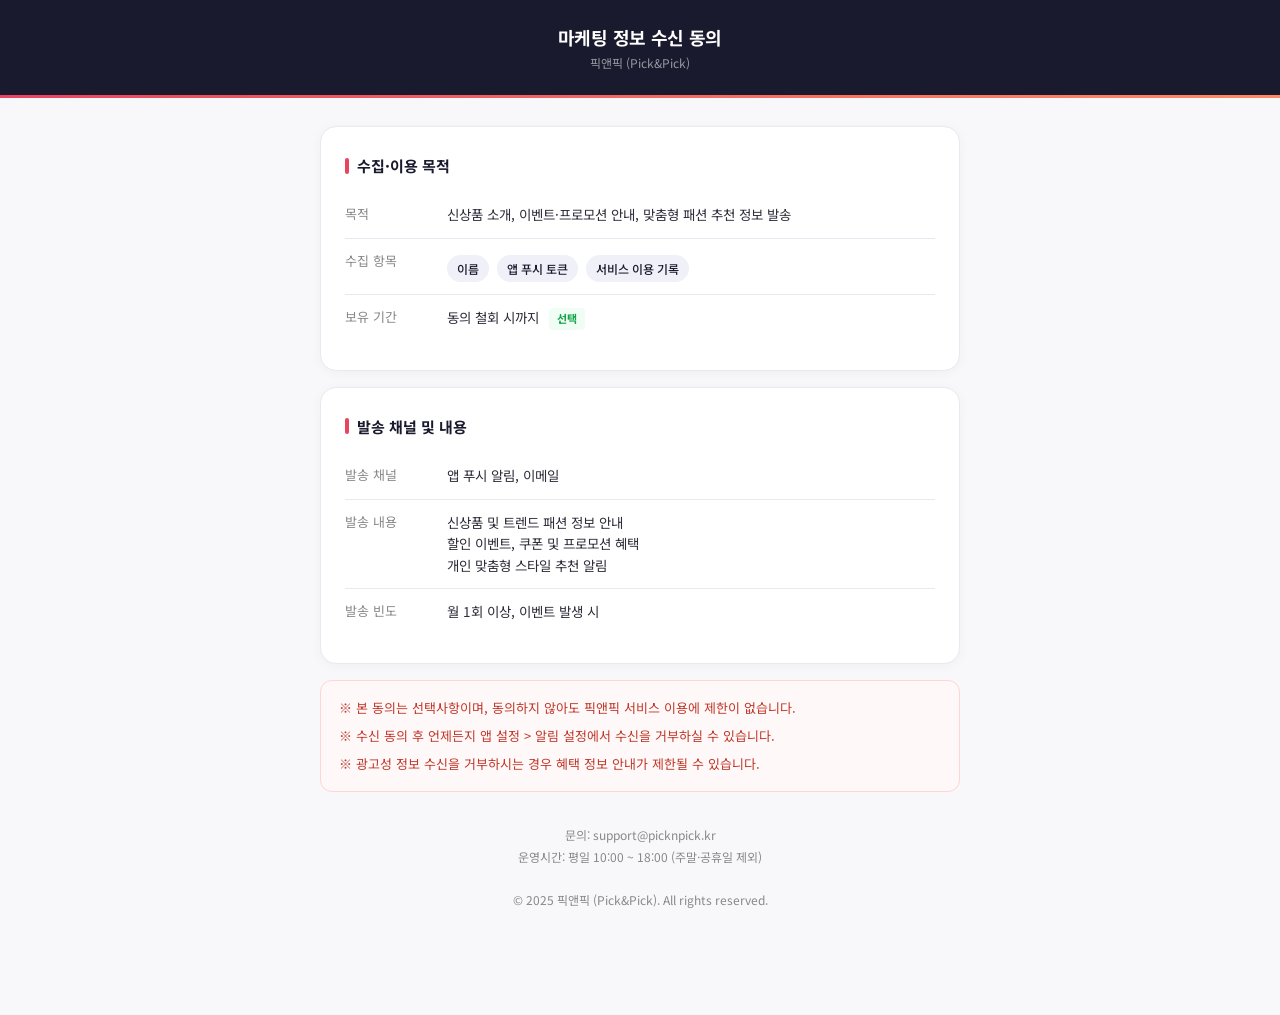
<file: marketing.html>
<!DOCTYPE html>
<html lang="ko">
<head>
<meta charset="UTF-8">
<meta name="viewport" content="width=device-width, initial-scale=1.0">
<title>마케팅 정보 수신 동의 | 픽앤픽</title>
<link href="https://fonts.googleapis.com/css2?family=Noto+Sans+KR:wght@300;400;500;700&display=swap" rel="stylesheet">
<style>
  *, *::before, *::after { box-sizing: border-box; margin: 0; padding: 0; }
  :root {
    --primary: #1a1a2e;
    --accent: #e94560;
    --bg: #f8f8fb;
    --card: #ffffff;
    --text: #2d2d3a;
    --muted: #888;
    --border: #e8e8f0;
  }
  body {
    font-family: 'Noto Sans KR', sans-serif;
    background: var(--bg);
    color: var(--text);
    min-height: 100vh;
    padding: 0 0 60px;
  }
  header {
    background: var(--primary);
    padding: 24px 20px;
    text-align: center;
    position: sticky;
    top: 0;
    z-index: 10;
  }
  header h1 {
    color: #fff;
    font-size: 18px;
    font-weight: 700;
    letter-spacing: -0.3px;
  }
  header p {
    color: rgba(255,255,255,0.55);
    font-size: 12px;
    margin-top: 4px;
  }
  .accent-bar {
    height: 3px;
    background: linear-gradient(90deg, var(--accent), #ff8a65);
  }
  .container {
    max-width: 680px;
    margin: 0 auto;
    padding: 28px 20px;
  }
  .card {
    background: var(--card);
    border-radius: 16px;
    border: 1px solid var(--border);
    padding: 28px 24px;
    margin-bottom: 16px;
    box-shadow: 0 2px 12px rgba(0,0,0,0.04);
  }
  .card-title {
    font-size: 15px;
    font-weight: 700;
    color: var(--primary);
    margin-bottom: 16px;
    display: flex;
    align-items: center;
    gap: 8px;
  }
  .card-title::before {
    content: '';
    display: inline-block;
    width: 4px;
    height: 16px;
    background: var(--accent);
    border-radius: 2px;
  }
  .info-row {
    display: flex;
    padding: 12px 0;
    border-bottom: 1px solid var(--border);
    font-size: 13.5px;
    line-height: 1.6;
    gap: 12px;
  }
  .info-row:last-child { border-bottom: none; }
  .info-label {
    color: var(--muted);
    min-width: 90px;
    font-size: 13px;
  }
  .info-value {
    color: var(--text);
    flex: 1;
  }
  .tag-list {
    display: flex;
    flex-wrap: wrap;
    gap: 8px;
    margin-top: 4px;
  }
  .tag {
    background: #f0f0f8;
    color: var(--primary);
    font-size: 12px;
    padding: 4px 10px;
    border-radius: 20px;
    font-weight: 500;
  }
  .notice-box {
    background: #fff8f8;
    border: 1px solid #ffd5d5;
    border-radius: 12px;
    padding: 16px 18px;
    margin-bottom: 16px;
  }
  .notice-box p {
    font-size: 13px;
    color: #c0392b;
    line-height: 1.7;
  }
  .notice-box p + p { margin-top: 6px; }
  .notice-box p::before { content: '※ '; font-weight: 700; }
  .footer-text {
    text-align: center;
    font-size: 12px;
    color: var(--muted);
    line-height: 1.8;
    padding: 16px 0;
  }
  .badge {
    display: inline-block;
    background: #eef2ff;
    color: #4361ee;
    font-size: 11px;
    font-weight: 700;
    padding: 2px 8px;
    border-radius: 4px;
    margin-left: 6px;
    vertical-align: middle;
  }
  .badge.optional {
    background: #f0fdf4;
    color: #16a34a;
  }
</style>
</head>
<body>

<header>
  <h1>마케팅 정보 수신 동의</h1>
  <p>픽앤픽 (Pick&Pick)</p>
</header>
<div class="accent-bar"></div>

<div class="container">

  <div class="card">
    <div class="card-title">수집·이용 목적</div>
    <div class="info-row">
      <span class="info-label">목적</span>
      <span class="info-value">신상품 소개, 이벤트·프로모션 안내, 맞춤형 패션 추천 정보 발송</span>
    </div>
    <div class="info-row">
      <span class="info-label">수집 항목</span>
      <span class="info-value">
        <div class="tag-list">
          <span class="tag">이름</span>
          <span class="tag">앱 푸시 토큰</span>
          <span class="tag">서비스 이용 기록</span>
        </div>
      </span>
    </div>
    <div class="info-row">
      <span class="info-label">보유 기간</span>
      <span class="info-value">동의 철회 시까지 <span class="badge optional">선택</span></span>
    </div>
  </div>

  <div class="card">
    <div class="card-title">발송 채널 및 내용</div>
    <div class="info-row">
      <span class="info-label">발송 채널</span>
      <span class="info-value">앱 푸시 알림, 이메일</span>
    </div>
    <div class="info-row">
      <span class="info-label">발송 내용</span>
      <span class="info-value">
        신상품 및 트렌드 패션 정보 안내<br>
        할인 이벤트, 쿠폰 및 프로모션 혜택<br>
        개인 맞춤형 스타일 추천 알림
      </span>
    </div>
    <div class="info-row">
      <span class="info-label">발송 빈도</span>
      <span class="info-value">월 1회 이상, 이벤트 발생 시</span>
    </div>
  </div>

  <div class="notice-box">
    <p>본 동의는 선택사항이며, 동의하지 않아도 픽앤픽 서비스 이용에 제한이 없습니다.</p>
    <p>수신 동의 후 언제든지 앱 설정 > 알림 설정에서 수신을 거부하실 수 있습니다.</p>
    <p>광고성 정보 수신을 거부하시는 경우 혜택 정보 안내가 제한될 수 있습니다.</p>
  </div>

  <div class="footer-text">
    문의: support@picknpick.kr<br>
    운영시간: 평일 10:00 ~ 18:00 (주말·공휴일 제외)<br><br>
    © 2025 픽앤픽 (Pick&Pick). All rights reserved.
  </div>

</div>
</body>
</html>
</file>
